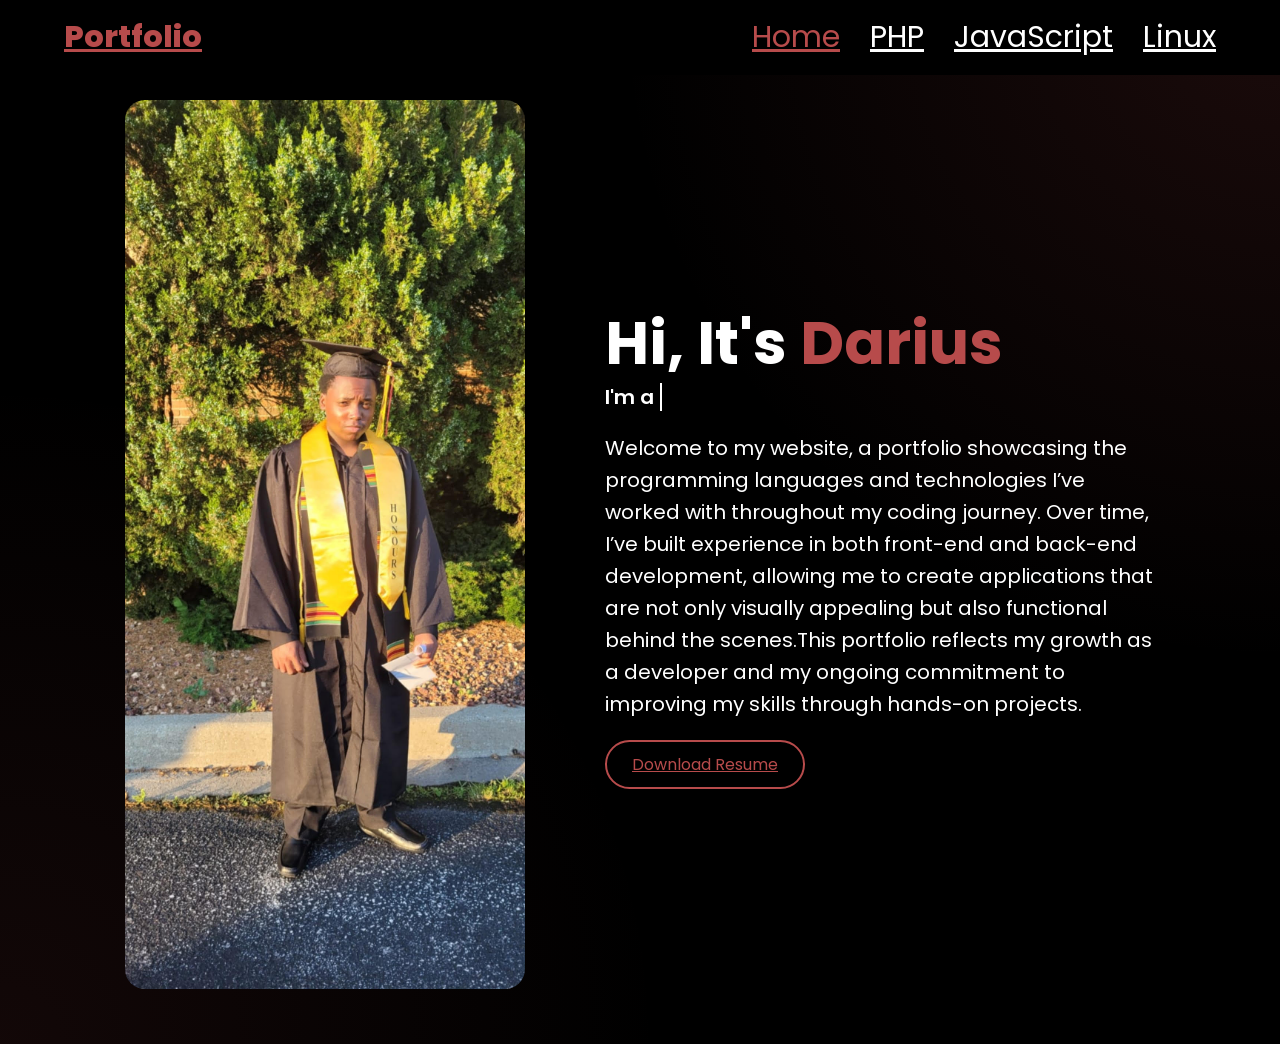
<file: index.html>
<!DOCTYPE html>
<html lang="en">
<head>
    <meta charset="UTF-8">
    <meta name="viewport" content="width=device-width, initial-scale=1.0">
    <link rel="stylesheet" href="https://cdnjs.cloudflare.com/ajax/libs/font-awesome/6.5.2/css/all.min.css">
    <link rel="stylesheet" href="style.css">
    <title>Portfolio Website</title>
</head>
<body>
    <header>
        <a href="#"class="logo">Portfolio</a>

        <nav>
        <a href="#" class="active">Home</a>
        <a href="php.html">PHP</a>
        <a href="javascript.html">JavaScript</a>
        <a href="linux.html">Linux</a>
        </nav>
    </header>
    <section class="home">
        <div class="home-img">
            <img src="GRAD.jpg" alt="">
        </div>
        <div class="home-content">
            <h1>Hi, It's<span> Darius</span></h1>
            <h3 class="typing-text">I'm a <span></span></h3>
            <p>Welcome to my website, a portfolio showcasing the programming languages and technologies I’ve worked with throughout my coding journey. Over time, I’ve built experience in both front-end and back-end development, allowing me to create applications that are not only visually appealing but also functional behind the scenes.This portfolio reflects my growth as a developer and my ongoing commitment to improving my skills through hands-on projects.</p>
            <a href="Darius Cherry Resume.pdf" download="" class="btn">Download Resume</a>
        </div>
    </section>
</body>
</html>
</file>
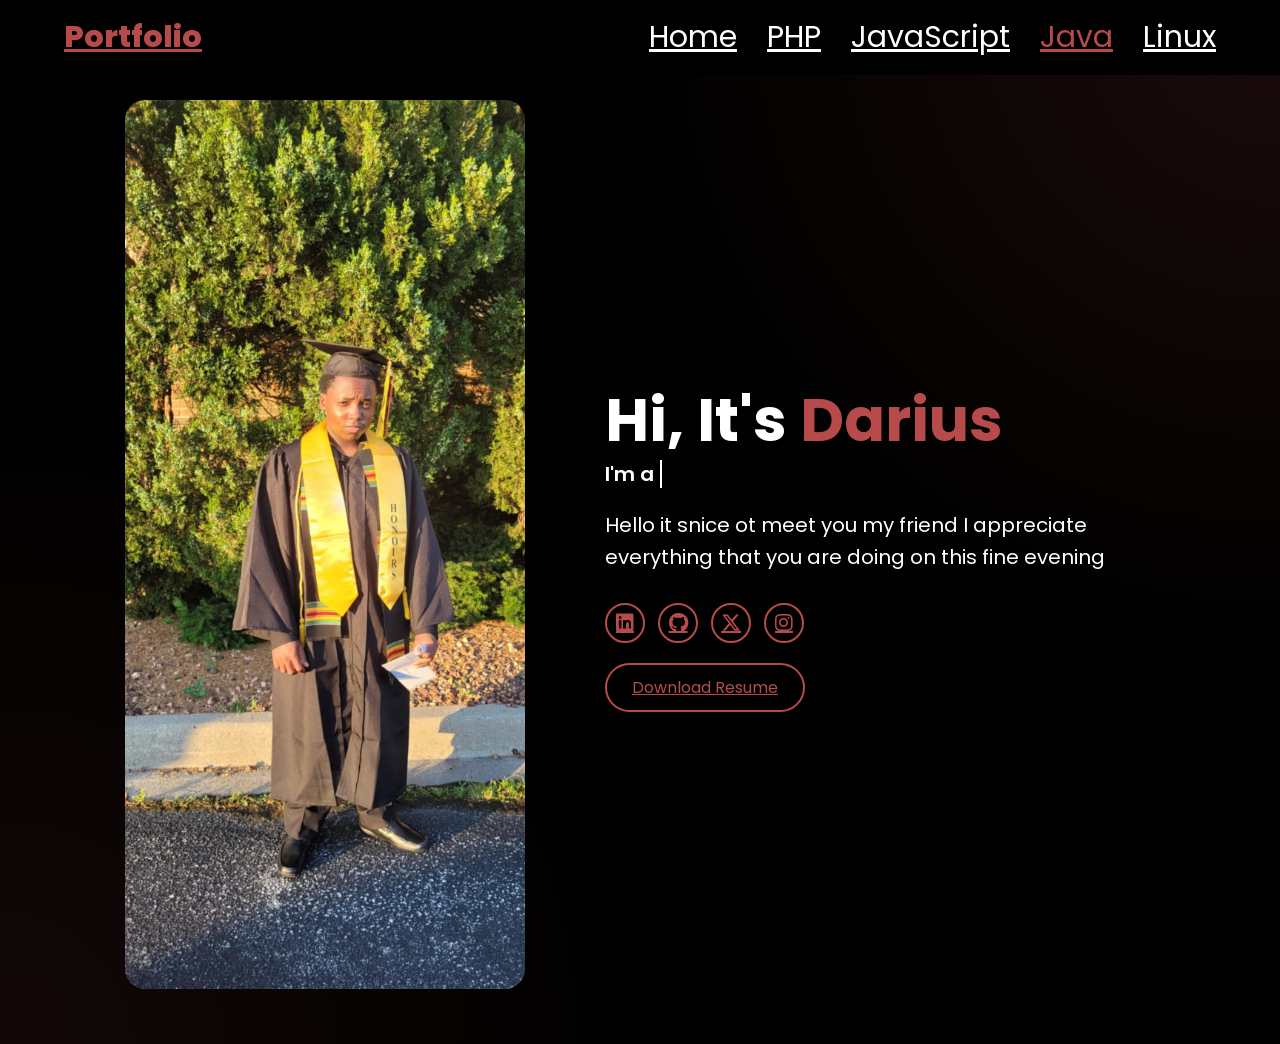
<file: java.html>
<!DOCTYPE html>
<html lang="en">
<head>
    <meta charset="UTF-8">
    <meta name="viewport" content="width=device-width, initial-scale=1.0">
    <link rel="stylesheet" href="https://cdnjs.cloudflare.com/ajax/libs/font-awesome/6.5.2/css/all.min.css">
    <link rel="stylesheet" href="/style.css">
    <title>Portfolio Website</title>
</head>
<body>
    <header>
        <a href="#"class="logo">Portfolio</a>

        <nav>
        <a href="index.html">Home</a>
        <a href="php.html">PHP</a>
        <a href="javascript.html">JavaScript</a>
        <a href="java.html" class="active">Java</a>
        <a href="linux.html">Linux</a>
        </nav>
    </header>
    <section class="home">
        <div class="home-img">
            <img src="GRAD.jpg" alt="">
        </div>
        <div class="home-content">
            <h1>Hi, It's<span> Darius</span></h1>
            <h3 class="typing-text-java">I'm a <span></span></h3>
            <p>Hello it snice ot meet you my friend I appreciate everything that you are doing on this fine evening</p>
            <div class="social-icons">
                <a href="#"><i class="fa-brands fa-linkedin"></i></a>
                <a href="#"><i class="fa-brands fa-github"></i></a>
                <a href="#"><i class="fa-brands fa-x-twitter"></i></a>
                <a href="#"><i class="fa-brands fa-instagram"></i></a>
            </div>
            <a href="#" class="btn">Download Resume</a>
        </div>
    </section>
</body>
</html>
</file>
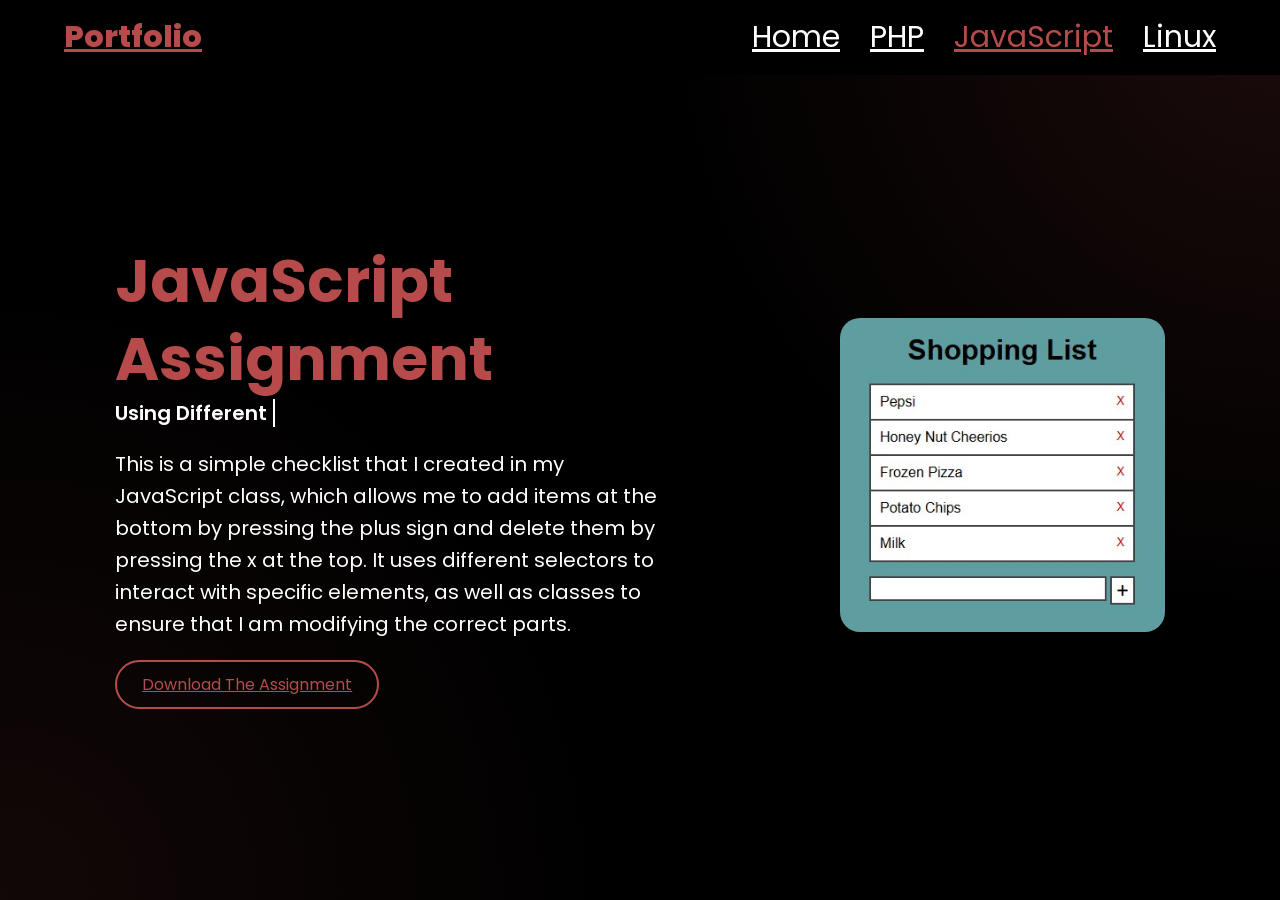
<file: javascript.html>
<!DOCTYPE html>
<html lang="en">
<head>
    <meta charset="UTF-8">
    <meta name="viewport" content="width=device-width, initial-scale=1.0">
    <link rel="stylesheet" href="https://cdnjs.cloudflare.com/ajax/libs/font-awesome/6.5.2/css/all.min.css">
    <link rel="stylesheet" href="style.css">
    <title>Portfolio Website</title>
</head>
<body>
    <header>
        <a href="#"class="logo">Portfolio</a>

        <nav>
        <a href="index.html">Home</a>
        <a href="php.html">PHP</a>
        <a href="javascript.html" class="active">JavaScript</a>
        <a href="linux.html">Linux</a>
        </nav>
    </header>
    <section class="home">
        <div class="home-img-script">
            <img src="JavaScript.jpg" alt="">
        </div>
        <div class="home-content">
            <h1><span> JavaScript Assignment</span></h1>
            <h3 class="typing-text-javascript">Using Different <span></span></h3>
            <p>This is a simple checklist that I created in my JavaScript class, which allows me to add items at the bottom by pressing the plus sign and delete them by pressing the x at the top. It uses different selectors to interact with specific elements, as well as classes to ensure that I am modifying the correct parts.</p>
            <a href="JavaScript Assignment.zip" download="" class="btn">Download The Assignment</a>
        </div>
    </section>
</body>
</html>
</file>
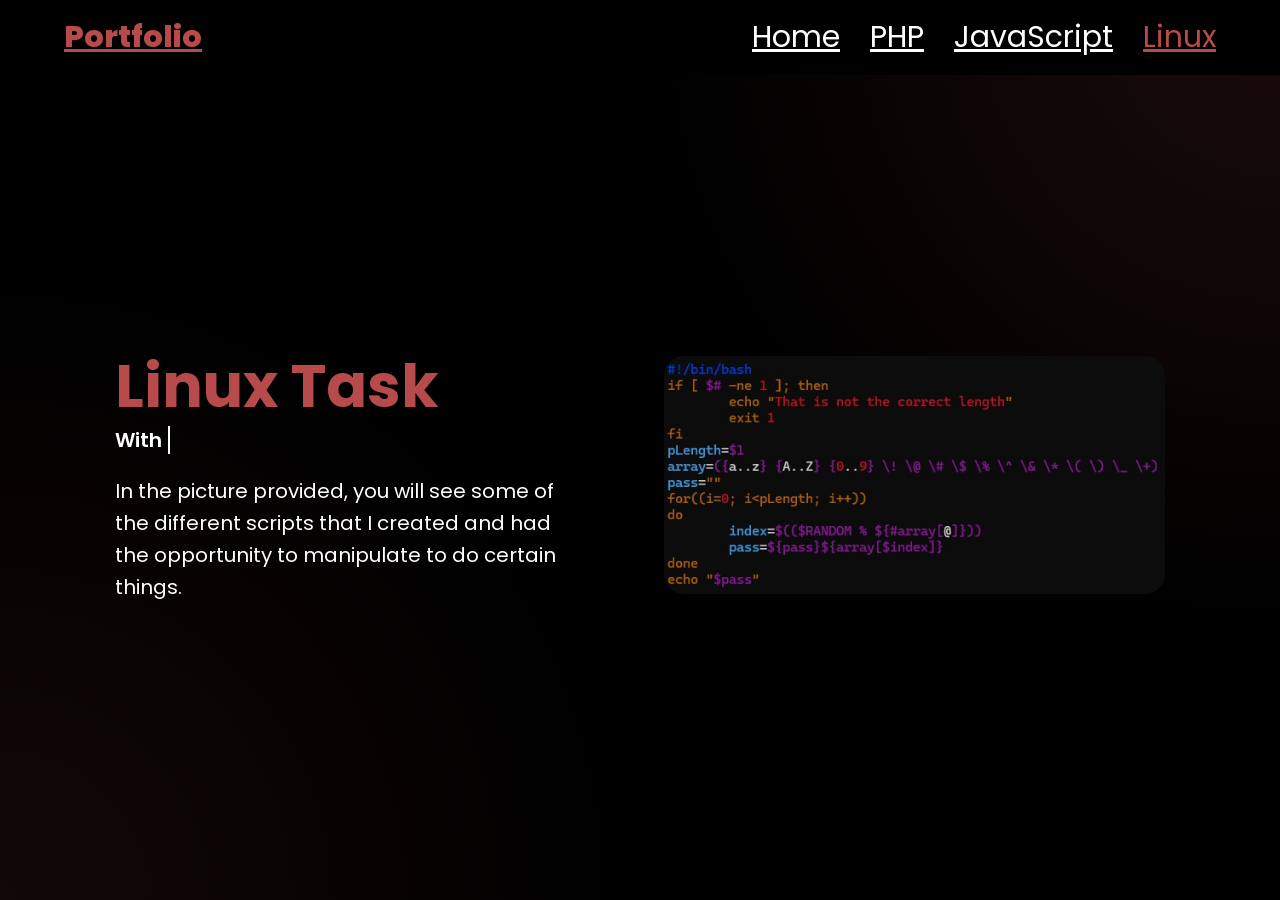
<file: linux.html>
<!DOCTYPE html>
<html lang="en">
<head>
    <meta charset="UTF-8">
    <meta name="viewport" content="width=device-width, initial-scale=1.0">
    <link rel="stylesheet" href="https://cdnjs.cloudflare.com/ajax/libs/font-awesome/6.5.2/css/all.min.css">
    <link rel="stylesheet" href="style.css">
    <title>Portfolio Website</title>
</head>
<body>
    <header>
        <a href="#"class="logo">Portfolio</a>

        <nav>
        <a href="index.html">Home</a>
        <a href="php.html">PHP</a>
        <a href="javascript.html">JavaScript</a>
        <a href="linux.html" class="active">Linux</a>
        </nav>
    </header>
    <section class="home">
        <div class="home-img-linux">
            <img src="linux.jpg" alt="">
        </div>
        <div class="home-content">
            <h1><span>Linux Task</span></h1>
            <h3 class="typing-text-linux">With <span></span></h3>
            <p>In the picture provided, you will see some of the different scripts that I created and had the opportunity to manipulate to do certain things.</p>            
        </div>
    </section>
</body>
</html>
</file>
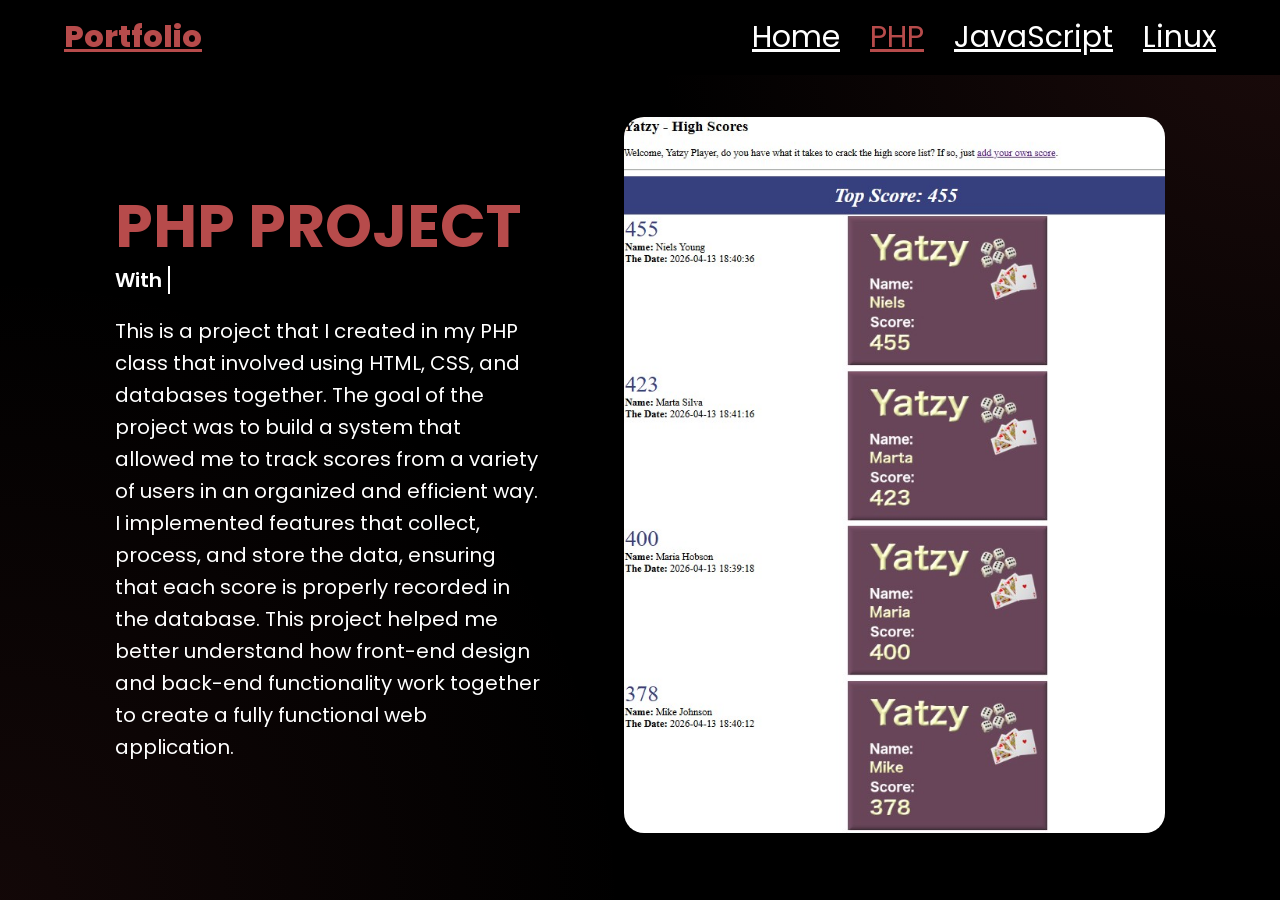
<file: php.html>
<!DOCTYPE html>
<html lang="en">
<head>
    <meta charset="UTF-8">
    <meta name="viewport" content="width=device-width, initial-scale=1.0">
    <link rel="stylesheet" href="https://cdnjs.cloudflare.com/ajax/libs/font-awesome/6.5.2/css/all.min.css">
    <link rel="stylesheet" href="style.css">
    <title>Portfolio Website</title>
</head>
<body>
    <header>
        <a href="#"class="logo">Portfolio</a>

        <nav>
        <a href="index.html">Home</a>
        <a href="php.html" class="active">PHP</a>
        <a href="javascript.html">JavaScript</a>
        <a href="linux.html">Linux</a>
        </nav>
    </header>
    <section class="home">
        <div class="home-img-php">
            <img src="Yatzy.jpg" alt="">
        </div>
        <div class="home-content">
            <h1><span>PHP PROJECT</span></h1>
            <h3 class="typing-text-php">With <span></span></h3>
            <p>This is a project that I created in my PHP class that involved using HTML, CSS, and databases together. The goal of the project was to build a system that allowed me to track scores from a variety of users in an organized and efficient way. I implemented features that collect, process, and store the data, ensuring that each score is properly recorded in the database. This project helped me better understand how front-end design and back-end functionality work together to create a fully functional web application.</p>        </div>
    </section>
</body>
</html>
</file>
<file: style.css>
/* GOOGLE FONT */
@import url('https://fonts.googleapis.com/css2?family=Poppins:wght@100;200;300;400;500;600&display=swap');

/* RESET */
*{
    margin: 0;
    padding: 0;
    box-sizing: border-box;
    font-family: 'Poppins', sans-serif;
}

html{
    font-size: 62.5%;
}

body{
    background-color: black;
    color: white;
    overflow-x: hidden;
    background: radial-gradient(circle at top right, rgba(183,75,75,0.15), transparent 40%), radial-gradient(circle at bottom left, rgba(183,75,75,0.1), transparent 40%), #000; color: white; overflow-x: hidden;
}

/* =========================
   HEADER (FIXED TOP NAV)
========================= */
header{
    position: fixed;
    top: 0;
    left: 0;
    width: 100%;
    padding: 1.5rem 5%;
    display: flex;
    justify-content: space-between;
    align-items: center;
    background: black;
    z-index: 100;
}

/* LOGO */
.logo{
    font-size: 3rem;
    color: #b74b4b;
    font-weight: 800;
}

/* NAV (ALWAYS TOP) */
nav{
    display: flex;
    gap: 3rem;
}

nav a{
    font-size: 3rem;
    color: white;
    transition: 0.3s;
}

nav a:hover,
nav a.active{
    color:#b74b4b;
}

/* =========================
   SECTION
========================= */
section{
    min-height: 100vh;
    padding: 10rem 9% 5rem;
}

/* HOME LAYOUT */
.home{
    display: flex;
    align-items: center;
    justify-content: center;
    gap: 8rem;
}

/* TEXT */
.home-content h1{
    font-size: 6rem;
    line-height: 1.3;
}

.home-content h3{
    font-size: 4rem;
    margin-bottom: 1rem;
    font-size: 2rem;
}

.home-content p{
    margin-top: 2rem;
    font-size: 1.8rem;
    line-height: 1.6;
    max-width: 550px;
    font-size: 2rem;
}

span{
    color: #b74b4b;
}

/* IMAGE */
.home-img img{
    width: 100%;
    max-width: 400px;
    height: auto;
    border-radius: 2rem;
}

.home-img-php img{
    width: 100%;
    max-width: 700px;
    height: auto;
    border-radius: 2rem;
    display: flex;
    flex-direction: row-reverse;
}

.home-img-php{
    order: 2;
}

.home-content{
    order: 1;
}

/* */
.home-img-linux img{
    width: 100%;
    max-width: 700px;
    height: auto;
    border-radius: 2rem;
    display: flex;
    flex-direction: row-reverse;
}

.home-img-linux{
    order: 2;
}

.home-content{
    order: 1;
}

/* */
.home-img-script img{
    width: 100%;
    max-width: 700px;
    height: auto;
    border-radius: 2rem;
    display: flex;
    flex-direction: row-reverse;
}

.home-img-script{
    order: 2;
}

.home-content{
    order: 1;
}


/* SOCIAL ICONS */
.social-icons a{
    display: inline-flex;
    justify-content: center;
    align-items: center;
    width: 4rem;
    height: 4rem;
    border: 0.2rem solid #b74b4b;
    font-size: 2rem;
    border-radius: 50%;
    margin: 3rem 1rem 0 0;
    color: #b74b4b;
    transition: 0.3s;
}

.social-icons a:hover{
    background-color: #b74b4b;
    color: black;
}

/* BUTTON */
.btn{
    display: inline-block;
    margin-top: 2rem;
    padding: 1rem 2.5rem;
    border-radius: 4rem;
    font-size: 1.6rem;
    color: #b74b4b;
    border: 2px solid #b74b4b;
    transition: 0.3s;
}

.btn:hover{
    background-color: #b74b4b;
    color: black;
}

/* =========================
   TYPING ANIMATION
========================= */

/* BASE TEXT STYLES */
.typing-text,
.typing-text-javascript,
.typing-text-php,
.typing-text-java,
.typing-text-linux{
    font-size: 3.4rem;
    font-weight: 600;
}

.typing-text span,
.typing-text-javascript span,
.typing-text-php span,
.typing-text-java span,
.typing-text-linux span{
    position: relative;
}

/* MAIN WORDS */
.typing-text span::before{
    content: "";
    color: #b74b4b;
    animation: words 12s infinite;
}

/* JAVASCRIPT */
.typing-text-javascript span::before{
    content: "";
    color: #b74b4b;
    animation: wordsJavaScript 12s infinite;
}

/* PHP */
.typing-text-php span::before{
    content: "";
    color: #b74b4b;
    animation: wordsPhp 12s infinite;
}

/* JAVA */
.typing-text-java span::before{
    content: "";
    color: #b74b4b;
    animation: wordsJava 12s infinite;
}

/* LINUX */
.typing-text-linux span::before{
    content: "";
    color: #b74b4b;
    animation: wordsLinux 12s infinite;
}

/* CURSOR (BLINKING) */
.typing-text span::after,
.typing-text-javascript span::after,
.typing-text-php span::after,
.typing-text-java span::after,
.typing-text-linux span::after{
    content: "";
    position: absolute;
    right: -8px;
    top: 0;
    width: 2px;
    height: 100%;
    background-color: white;
    animation: cursor 0.7s infinite;
}

/* =========================
   KEYFRAMES
========================= */

/* CURSOR */
@keyframes cursor{
    0%{ opacity: 1; }
    50%{ opacity: 0; }
    100%{ opacity: 1; }
}

/* MAIN WORD SWITCH */
@keyframes words{
    0%, 20%{ content: "Web Developer"; }
    21%, 40%{ content: "Software Developer"; }
    41%, 60%{ content: "Web Designer"; }
    61%, 80%{ content: "Script Writer"; }
    81%, 100%{ content: "Programmer"; }
}

/* JAVASCRIPT */
@keyframes wordsJavaScript{
    0%, 33%{ content: "Classes"; }
    34%, 66%{ content: "Selectors"; }
    67%, 100%{ content: "Designs"; }
}

/* PHP */
@keyframes wordsPhp{
    0%, 33%{ content: "HTML"; }
    34%, 66%{ content: "CSS"; }
    67%, 100%{ content: "SQL"; }
}

/* JAVA */
@keyframes wordsJava{
    0%, 33%{ content: "Classes"; }
    34%, 66%{ content: "Selectors"; }
    67%, 100%{ content: "Designs"; }
}

/* LINUX */
@keyframes wordsLinux{
    0%, 33%{ content: "Scripting"; }
    34%, 66%{ content: "SSH"; }
    67%, 100%{ content: "SFTP"; }
}


/* =========================
   TABLET
========================= */
@media (max-width: 995px){

    header{
        flex-direction: column;
        gap: 1rem;
    }

    nav{
        flex-wrap: wrap;
        justify-content: center;
        gap: 1.5rem;
    }

    .home{
        gap: 4rem;
    }

    .home-content h1{
        font-size: 4.5rem;
    }

    .home-content h3{
        font-size: 3rem;
    }
}

/* =========================
   PHONE
========================= */
@media (max-width: 768px){

    html{
        font-size: 50%;
    }

    section{
        padding: 10rem 5% 5rem;
    }

    .home{
        flex-direction: column;
        text-align: center;
    }

    .home-img img{
        max-width: 250px;
    }

    .home-img-php img{
        max-width: 250px;
        margin-top: 10rem;
    }

    .home-img-linux img{
        max-width: 250px;
        margin-top: 10rem;
    }

    .home-img-script img{
        max-width: 250px;
        margin-top: 10rem;
    }

    .home-content h1{
        font-size: 3.5rem;
        margin-top: 15rem;
    }

    .home-content h3{
        font-size: 2.2rem;
    }

    .home-content p{
        font-size: 1.6rem;
    }

    .typing-text{
        font-size: 2.2rem;
    }

    .social-icons{
        justify-content: center;
    }
}

/* =========================
   SMALL PHONE
========================= */
@media (max-width: 480px){

    .home-content h1{
        font-size: 3rem;
    }

    .home-content h3{
        font-size: 2rem;
    }

    .home-img img{
        max-width: 200px;
    }

    .home-img-php img{
        max-width: 200px;
        margin-top: 10rem;
    }
}
</file>
